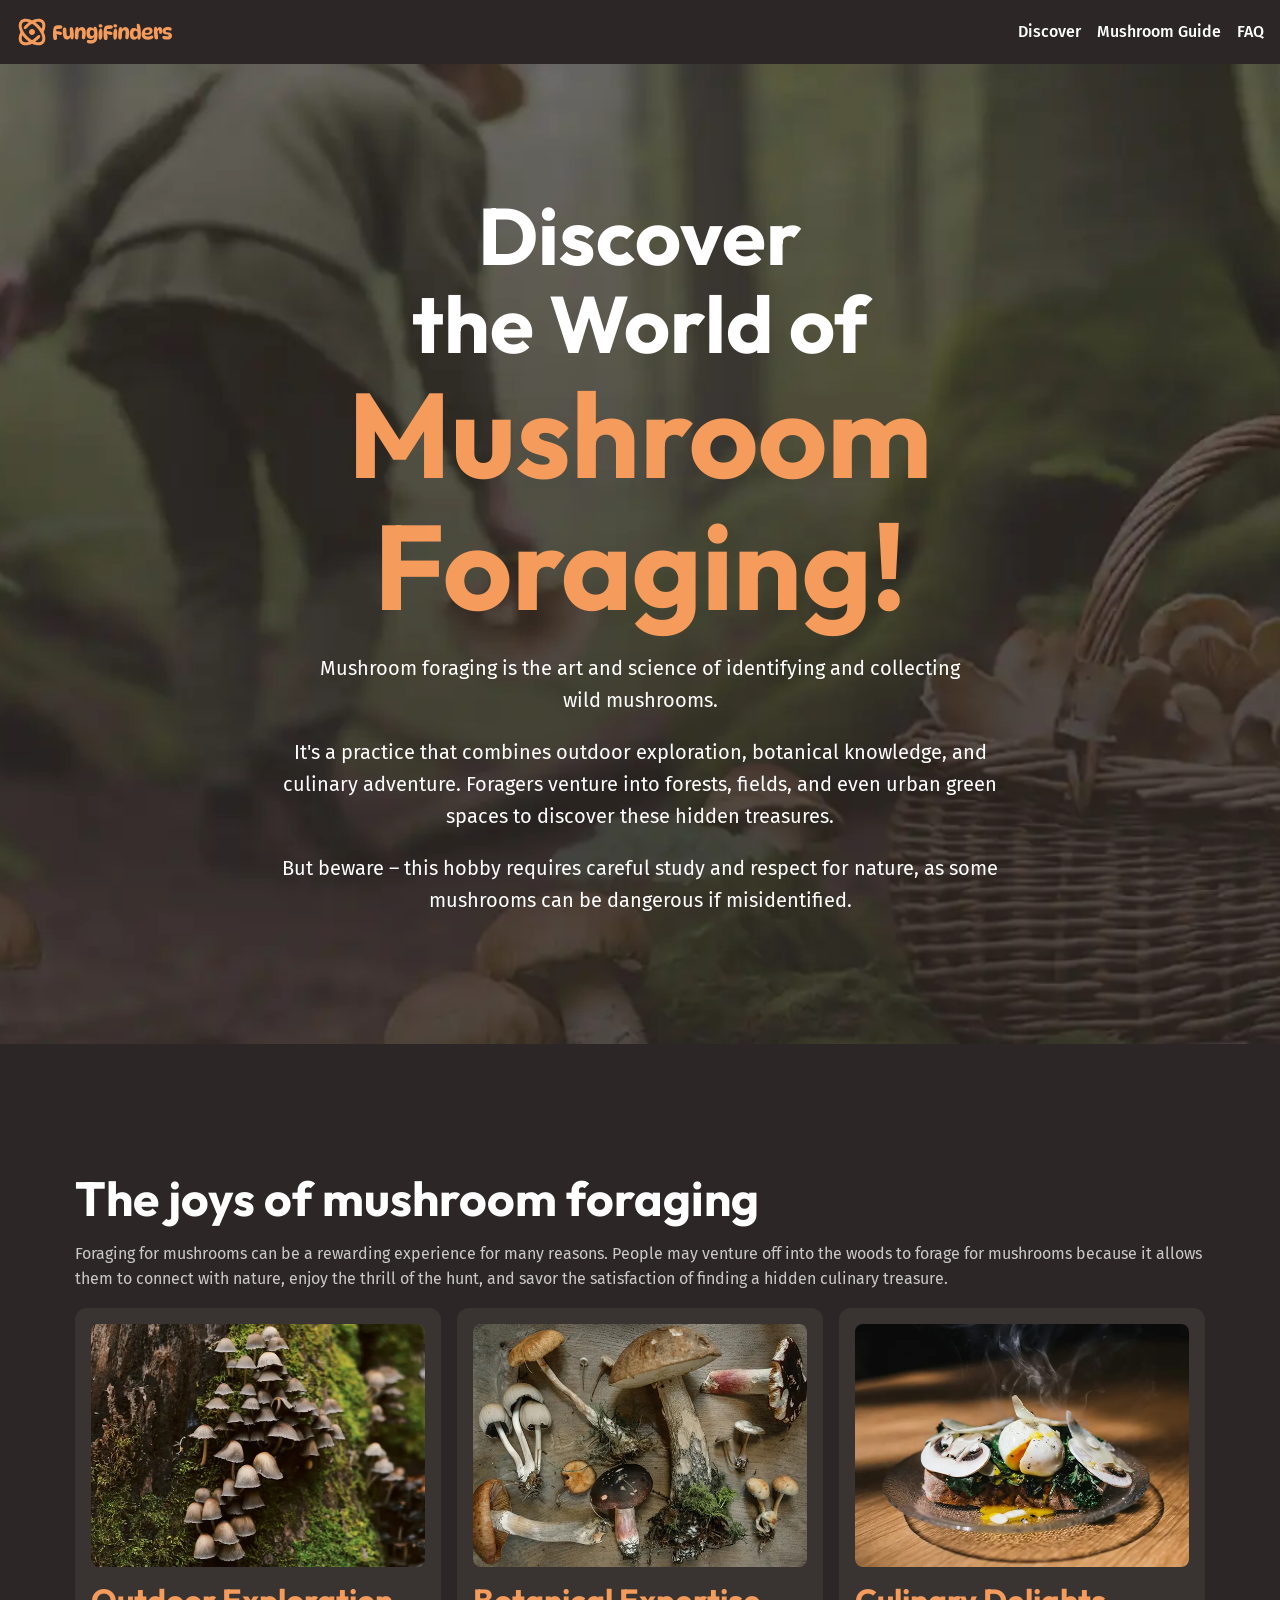
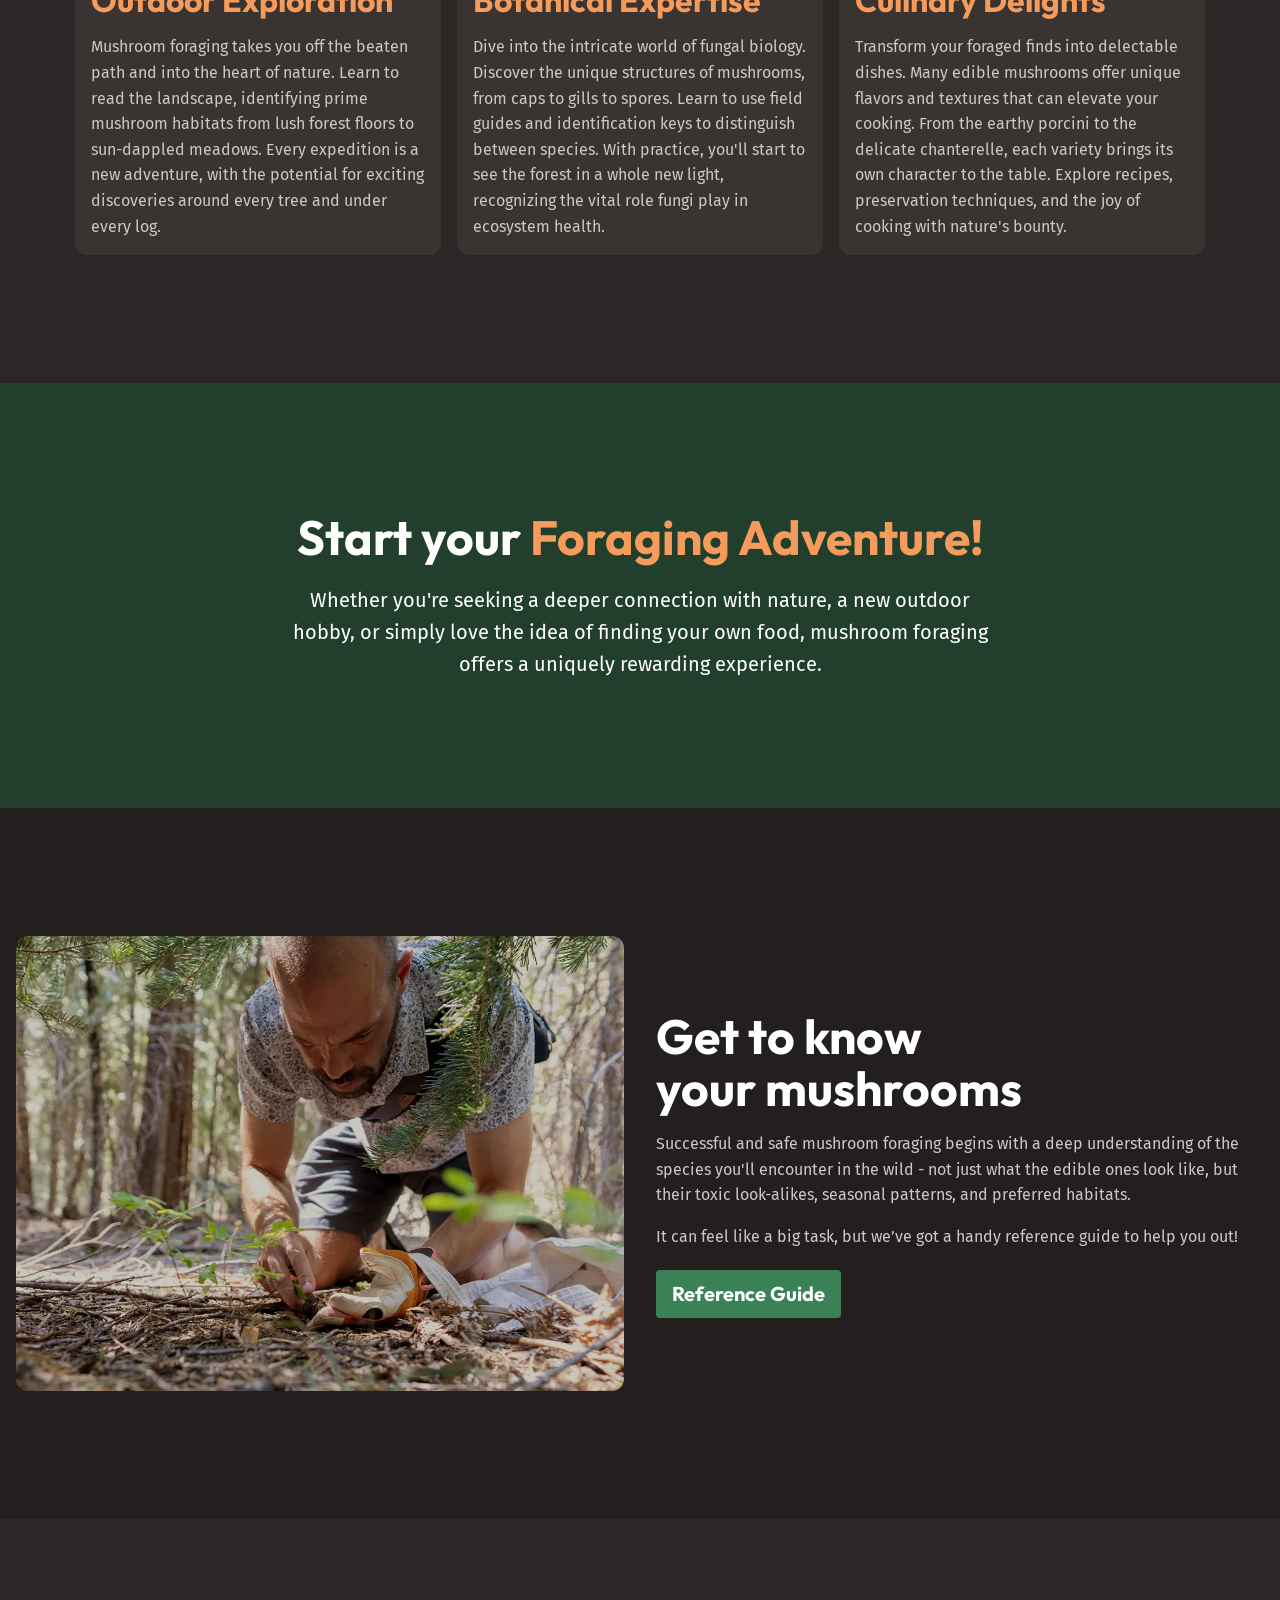
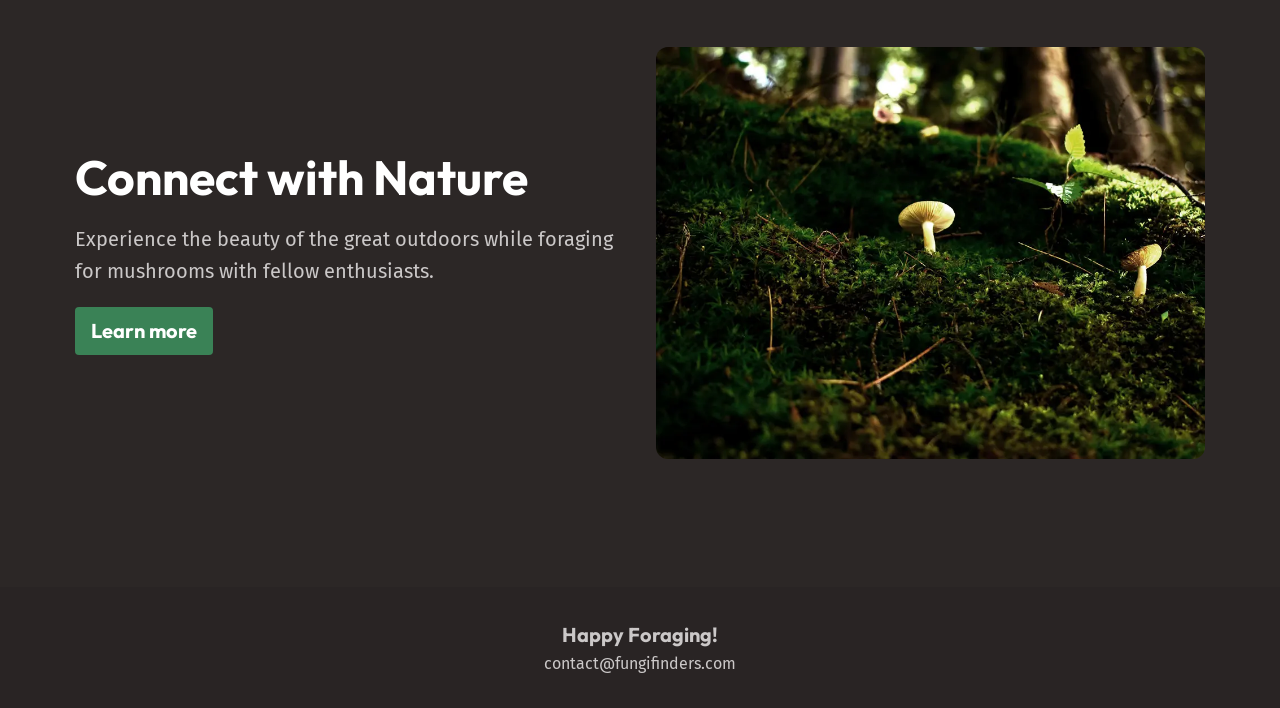
<file: index.html>
<!doctype html>
<html lang="en">
  <head>
    <meta charset="UTF-8" />
    <meta name="viewport" content="width=device-width, initial-scale=1.0" />
    <!-- Fonts: use preconnect and the Google Fonts stylesheet with display=swap -->
    <link rel="preconnect" href="https://fonts.googleapis.com" />
    <link rel="preconnect" href="https://fonts.gstatic.com" crossorigin />
    <link
      href="https://fonts.googleapis.com/css2?family=Fira+Sans:wght@400;700&family=Outfit:wght@100..900&display=swap"
      rel="stylesheet" />
    <link rel="stylesheet" href="style.css" />
    <title>Fungi Finders</title>
    <script src="main.js" defer></script>
  </head>
  <body>
    <a href="#main-content" class="skip-to-main">Skip to content</a>
    <header class="site-header">
      <div class="wrapper wrapper--wide">
        <div class="site-header__inner">
          <img src="/assets/fungi-finders.svg" alt="Fungi Finders" />
          <button aria-controls="primary-nav" aria-expanded="false">
            <span class="visually-hidden">Menu</span>
            <img src="/assets/hamburger.svg" alt="" />
          </button>
          <nav class="primary-navigation" id="primary-nav">
            <ul role="list">
              <li><a href="index.html">Discover</a></li>
              <li><a href="mashroom-guide.html">Mushroom Guide</a></li>
              <li><a href="mashroom-guide.html#faq">FAQ</a></li>
            </ul>
          </nav>
        </div>
      </div>
    </header>
    <main id="main-content">
      <section class="hero section flow" data-padding="compact">
        <div class="wrapper wrapper--narrow">
          <h1 class="hero__title">
            Discover the World of
            <span>Mushroom Foraging!</span>
          </h1>
        </div>
        <div class="wrapper wrapper--narrow flow">
          <p>
            Mushroom foraging is the art and science of identifying and
            collecting wild mushrooms.
          </p>
          <p>
            It's a practice that combines outdoor exploration, botanical
            knowledge, and culinary adventure. Foragers venture into forests,
            fields, and even urban green spaces to discover these hidden
            treasures.
          </p>
          <p>
            But beware – this hobby requires careful study and respect for
            nature, as some mushrooms can be dangerous if misidentified.
          </p>
        </div>
      </section>
      <section class="section">
        <div class="wrapper flow">
          <div class="flow">
            <h2 class="section-title">The joys of mushroom foraging</h2>
            <p>
              Foraging for mushrooms can be a rewarding experience for many
              reasons. People may venture off into the woods to forage for
              mushrooms because it allows them to connect with nature, enjoy the
              thrill of the hunt, and savor the satisfaction of finding a hidden
              culinary treasure.
            </p>
          </div>
          <!-- three columns of content -->
          <div class="equal-columns">
            <div class="card">
              <img
                src="/assets/outdoor-exploration.webp"
                alt="Outdoor Exploration" />
              <h3 class="card__title">Outdoor Exploration</h3>
              <p>
                Mushroom foraging takes you off the beaten path and into the
                heart of nature. Learn to read the landscape, identifying prime
                mushroom habitats from lush forest floors to sun-dappled
                meadows. Every expedition is a new adventure, with the potential
                for exciting discoveries around every tree and under every log.
              </p>
            </div>
            <div class="card">
              <img
                src="/assets/botanical-expertise.webp"
                alt="Botanical Expertise" />
              <h3 class="card__title">Botanical Expertise</h3>
              <p>
                Dive into the intricate world of fungal biology. Discover the
                unique structures of mushrooms, from caps to gills to spores.
                Learn to use field guides and identification keys to distinguish
                between species. With practice, you'll start to see the forest
                in a whole new light, recognizing the vital role fungi play in
                ecosystem health.
              </p>
            </div>
            <div class="card">
              <img
                src="/assets/culinary-delight.webp"
                alt="Culinary Delights" />
              <h3 class="card__title">Culinary Delights</h3>
              <p>
                Transform your foraged finds into delectable dishes. Many edible
                mushrooms offer unique flavors and textures that can elevate
                your cooking. From the earthy porcini to the delicate
                chanterelle, each variety brings its own character to the table.
                Explore recipes, preservation techniques, and the joy of cooking
                with nature's bounty.
              </p>
            </div>
          </div>
        </div>
      </section>
      <section
        class="section background-accent text-center"
        data-padding="compact">
        <div
          class="wrapper wrapper--narrow flow font-size-md text-high-contrast">
          <h2 class="section-title">
            Start your <span class="text-brand">Foraging Adventure!</span>
          </h2>
          <p>
            Whether you're seeking a deeper connection with nature, a new
            outdoor hobby, or simply love the idea of finding your own food,
            mushroom foraging offers a uniquely rewarding experience.
          </p>
        </div>
      </section>
      <section class="section background-extra-dark">
        <div class="wrapper wrapper--wide">
          <!-- two columns of content -->
          <div class="equal-columns" data-gap="large" data-alignment="centered">
            <div>
              <img
                src="/assets/get-to-know.webp"
                alt="Get to Know Your Mushrooms" />
            </div>
            <div class="flow">
              <h2 class="section-title">Get to know your mushrooms</h2>
              <p>
                Successful and safe mushroom foraging begins with a deep
                understanding of the species you'll encounter in the wild - not
                just what the edible ones look like, but their toxic
                look-alikes, seasonal patterns, and preferred habitats.
              </p>
              <p>
                It can feel like a big task, but we’ve got a handy reference
                guide to help you out!
              </p>
              <a class="button" href="">
                Reference Guide
                <span class="visually-hidden">
                  to learn more about identifying mushrooms safely
                </span>
              </a>
            </div>
          </div>
        </div>
      </section>
      <section class="section">
        <div class="wrapper">
          <!-- two columns of content -->
          <div class="equal-columns" data-gap="large" data-alignment="centered">
            <div class="flow font-size-md">
              <h2 class="section-title">Connect with Nature</h2>
              <p>
                Experience the beauty of the great outdoors while foraging for
                mushrooms with fellow enthusiasts.
              </p>

              <a href="#" class="button">
                Learn more
                <span class="visually-hidden">
                  about mushrooms with our helpful reference guide
                </span>
              </a>
            </div>
            <div class=""><img src="/assets/nature.webp" alt="Nature" /></div>
          </div>
        </div>
      </section>
    </main>
    <footer class="site-footer">
      <div class="wrapper">
        <p class="site-footer__title">Happy Foraging!</p>
        <a href="mailto:contact@fungifinders.com">contact@fungifinders.com</a>
      </div>
    </footer>
  </body>
</html>
</file>
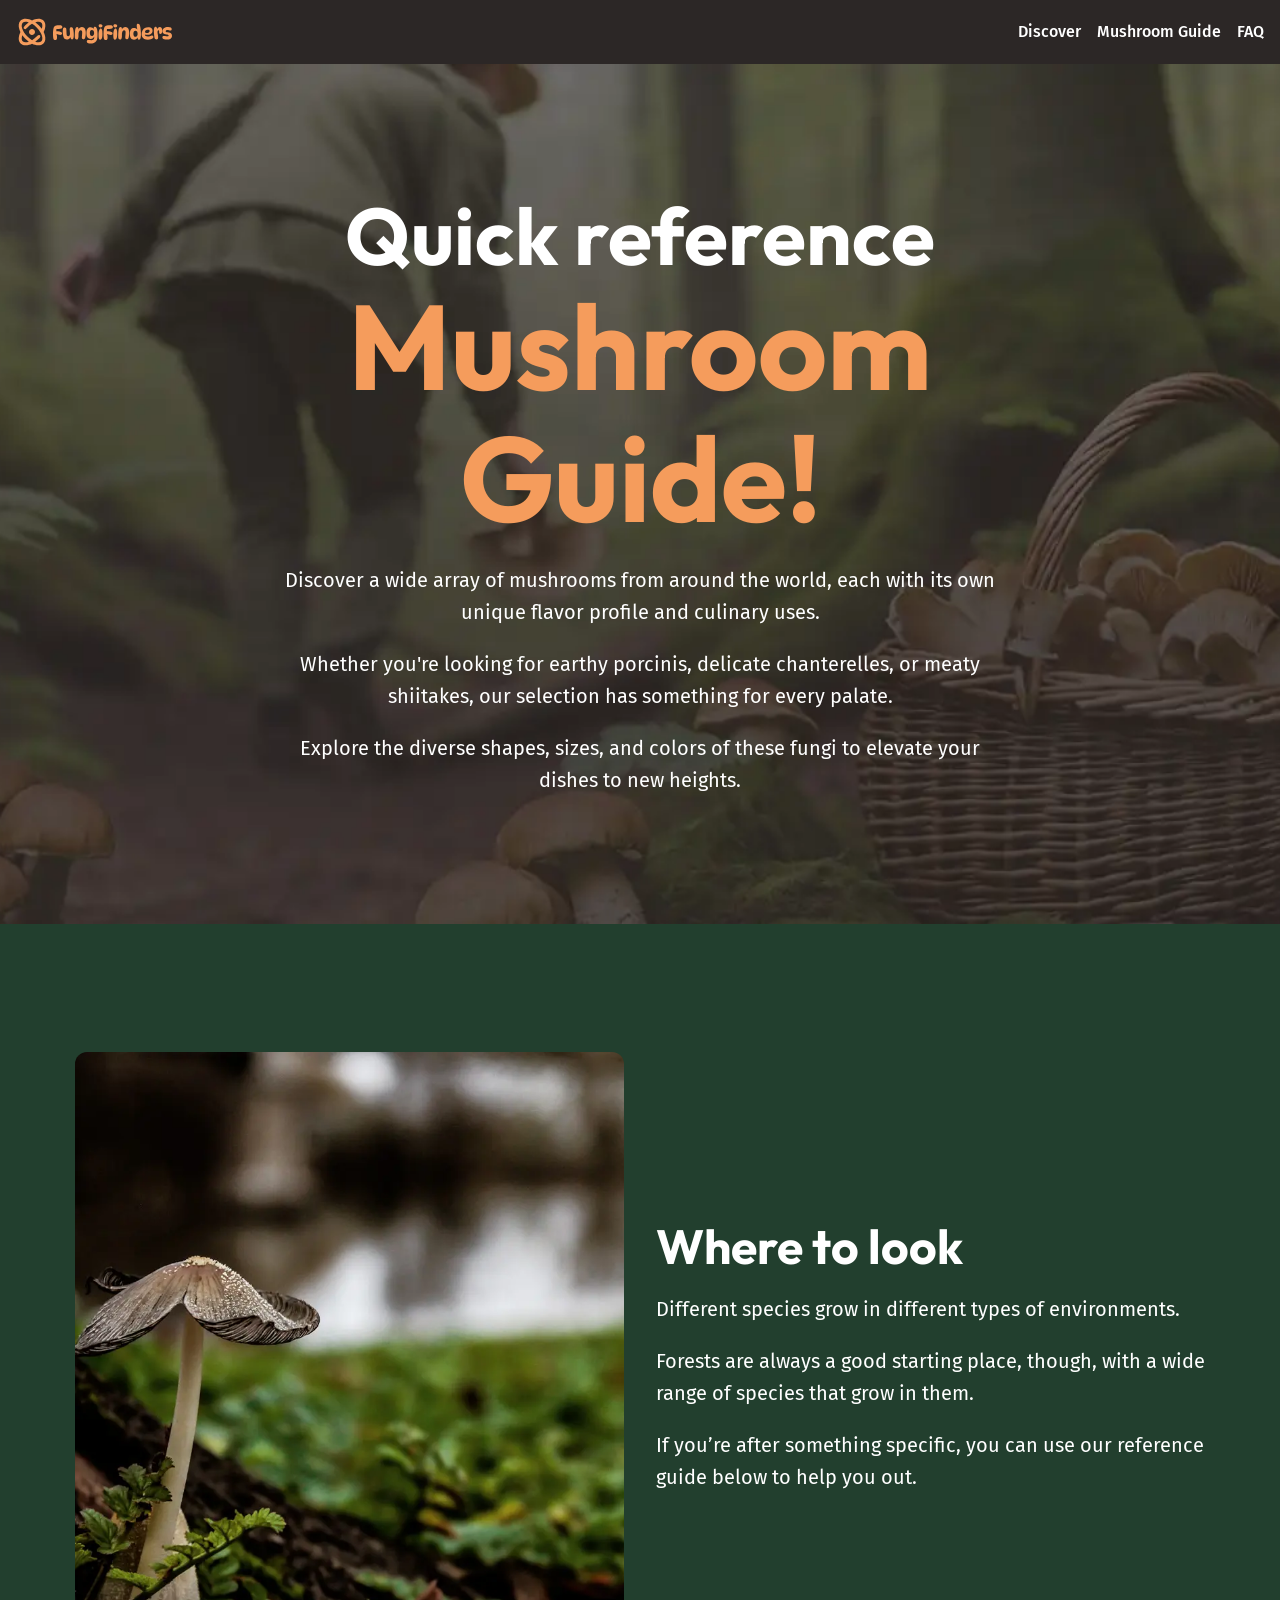
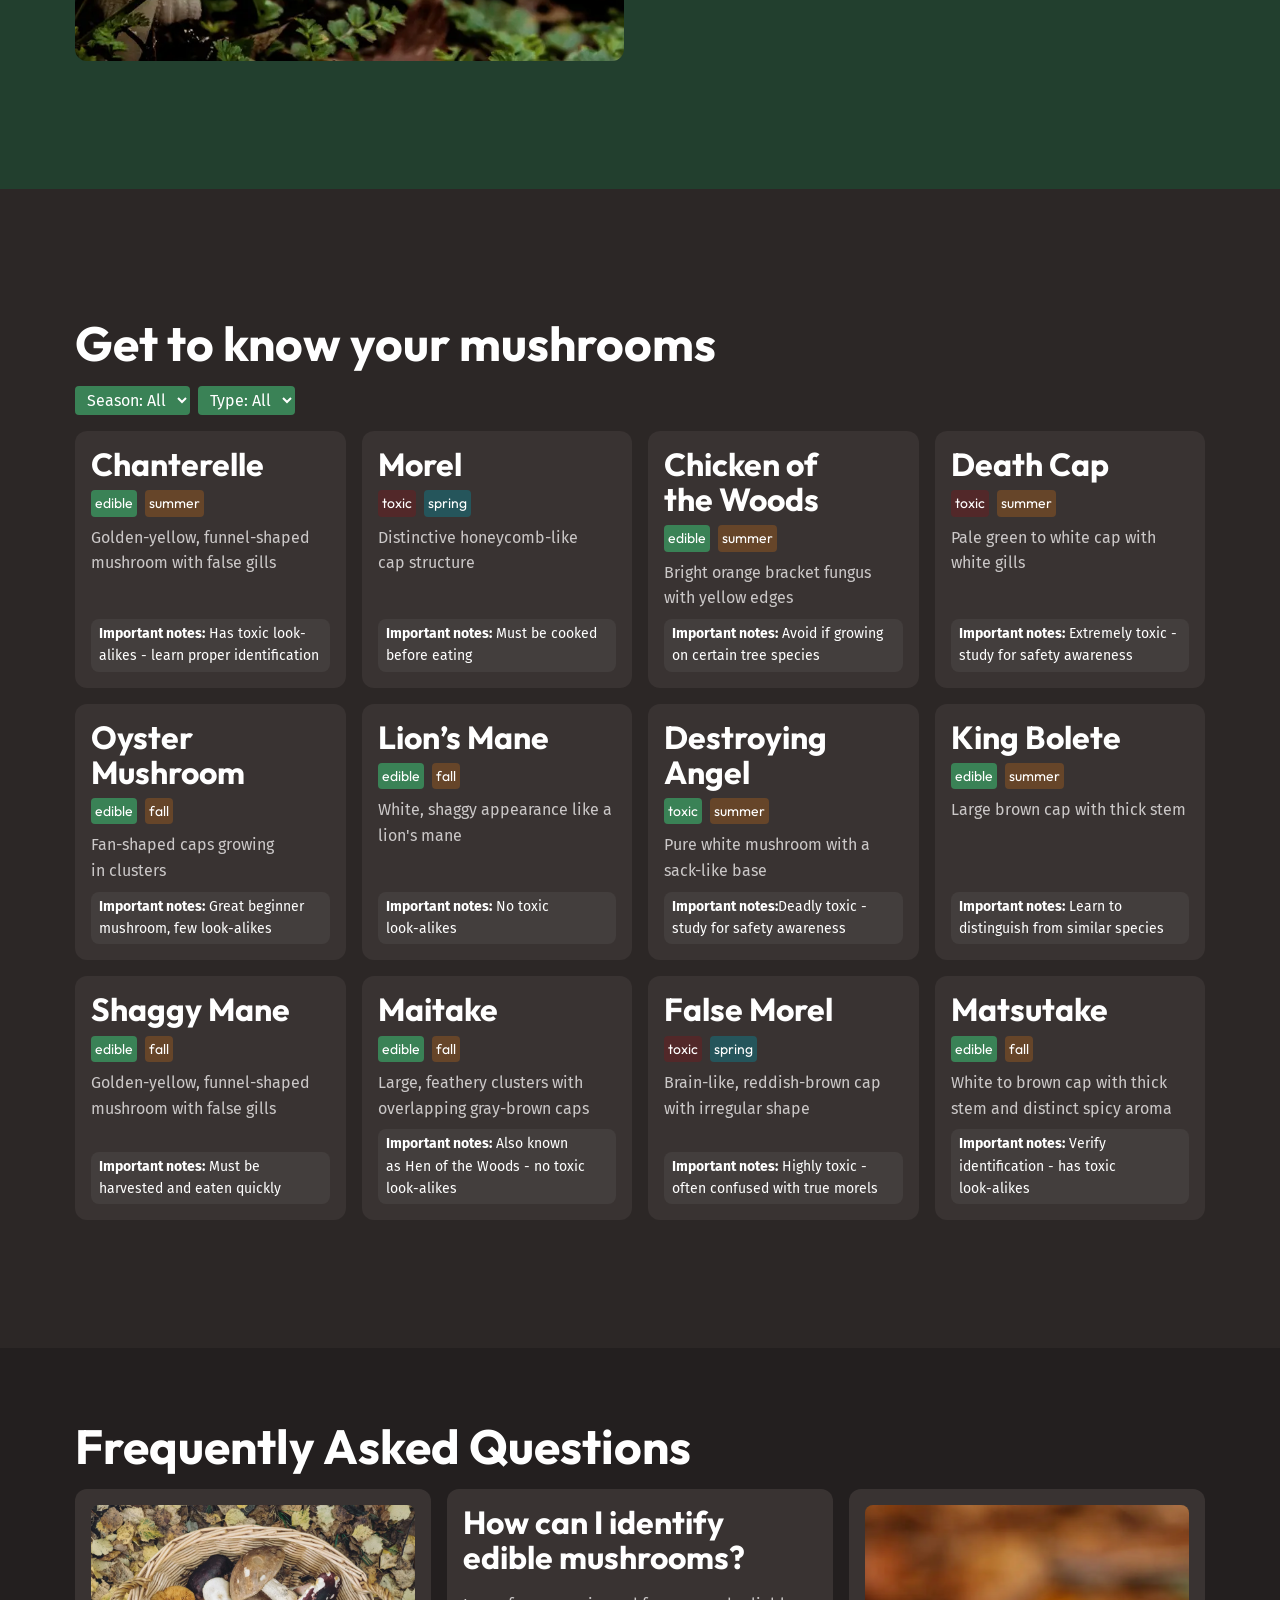
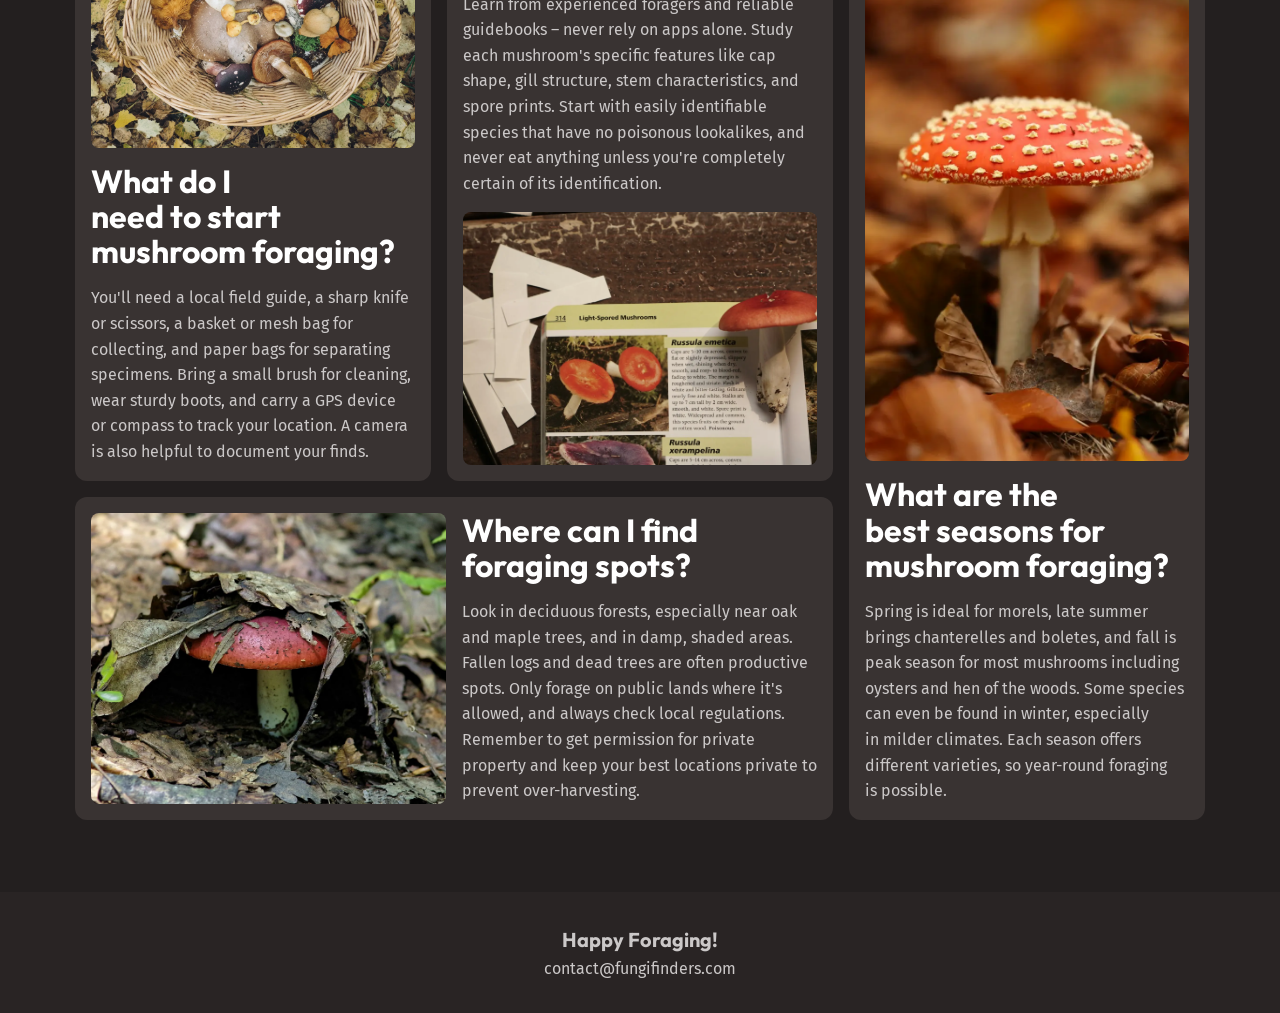
<file: mashroom-guide.html>
<!doctype html>
<html lang="en" class="no-js">
  <head>
    <meta charset="UTF-8" />
    <meta name="viewport" content="width=device-width, initial-scale=1.0" />
    <!-- Fonts: use preconnect and the Google Fonts stylesheet with display=swap -->
    <link rel="preconnect" href="https://fonts.googleapis.com" />
    <link rel="preconnect" href="https://fonts.gstatic.com" crossorigin />
    <link
      href="https://fonts.googleapis.com/css2?family=Fira+Sans:wght@400;700&family=Outfit:wght@100..900&display=swap"
      rel="stylesheet" />
    <link rel="stylesheet" href="style.css" />
    <title>Fungi Finders</title>
    <script src="main.js" defer></script>
    <script src="mushroom-filter.js" defer></script>
  </head>
  <body>
    <a href="#main-content" class="skip-to-main">Skip to content</a>
    <header class="site-header">
      <div class="wrapper wrapper--wide">
        <div class="site-header__inner">
          <img src="/assets/fungi-finders.svg" alt="Fungi Finders" />
          <button aria-controls="primary-nav" aria-expanded="false">
            <span class="visually-hidden">Menu</span>
            <img src="/assets/hamburger.svg" alt="" />
          </button>
          <nav class="primary-navigation" id="primary-nav">
            <ul role="list">
              <li><a href="index.html">Discover</a></li>
              <li><a href="mashroom-guide.html">Mushroom Guide</a></li>
              <li><a href="mashroom-guide.html#faq">FAQ</a></li>
            </ul>
          </nav>
        </div>
      </div>
    </header>
    <main id="main-content">
      <section class="hero section flow" data-padding="compact">
        <div class="wrapper wrapper--narrow">
          <h1 class="hero__title">
            Quick reference
            <span>Mushroom Guide!</span>
          </h1>
        </div>
        <div class="wrapper wrapper--narrow flow">
          <p>
            Discover a wide array of mushrooms from around the world, each with
            its own unique flavor profile and culinary uses.
          </p>
          <p>
            Whether you're looking for earthy porcinis, delicate chanterelles,
            or meaty shiitakes, our selection has something for every palate.
          </p>
          <p>
            Explore the diverse shapes, sizes, and colors of these fungi to
            elevate your dishes to new heights.
          </p>
        </div>
      </section>
      <section class="section background-accent">
        <div class="wrapper">
          <div class="equal-columns" data-alignment="centered" data-gap="large">
            <div class="">
              <img
                src="/assets/where-to-look.webp"
                alt="white mushroom with a large cap" />
            </div>
            <div class="flow font-size-md text-high-contrast">
              <h2 class="section-title">Where to look</h2>
              <p class="">
                Different species grow in different types of environments.
              </p>
              <p class="">
                Forests are always a good starting place, though, with a wide
                range of species that grow in them.
              </p>
              <p class="">
                If you’re after something specific, you can use our reference
                guide below to help you out.
              </p>
            </div>
          </div>
        </div>
      </section>
      <section class="mashroom-guide section">
        <div class="wrapper flow">
          <h2 class="section-title">Get to know your mushrooms</h2>
          <div class="flex-group">
            <select name="season" id="season-select">
              <option value="all">Season: All</option>
              <option value="spring">Spring</option>
              <option value="summer">Summer</option>
              <option value="fall">Fall</option>
            </select>
            <select name="type" id="type-select">
              <option value="all">Type: All</option>
              <option value="edible">Edible</option>
              <option value="toxic">Toxic</option>
            </select>
          </div>

          <!-- 12 mushroom cards -->
          <div class="grid-auto-fit">
            <div
              class="card"
              style="view-transition-name: mushroom-card-mushroom-1">
              <h3 class="card__title">Chanterelle</h3>
              <ul
                class="tag-list"
                role="list"
                aria-label="Mushroom characteristics">
                <li data-edible="edible">
                  <span class="visually-hidden">This mushroom is</span>
                  edible
                </li>
                <li data-season="summer">
                  <span class="visually-hidden"
                    >You can harvest this mushroom in the</span
                  >
                  summer
                </li>
              </ul>

              <p>Golden-yellow, funnel-shaped mushroom with false gills</p>
              <p class="card__note">
                <strong>Important notes:</strong> Has toxic look-alikes - learn
                proper identification
              </p>
            </div>
            <div
              class="card"
              style="view-transition-name: mushroom-card-mushroom-2">
              <h3 class="card__title">Morel</h3>
              <ul
                class="tag-list"
                role="list"
                aria-label="Mushroom characteristics">
                <li data-edible="toxic">
                  <span class="visually-hidden">This mushroom is</span>
                  toxic
                </li>
                <li data-season="spring">
                  <span class="visually-hidden"
                    >You can harvest this mushroom in the</span
                  >
                  spring
                </li>
              </ul>

              <p>Distinctive honeycomb-like cap structure</p>
              <p class="card__note">
                <strong>Important notes:</strong> Must be cooked before eating
              </p>
            </div>
            <div
              class="card"
              style="view-transition-name: mushroom-card-mushroom-3">
              <h3 class="card__title">Chicken of the Woods</h3>
              <ul
                class="tag-list"
                role="list"
                aria-label="Mushroom characteristics">
                <li data-edible="edible">
                  <span class="visually-hidden">This mushroom is</span>
                  edible
                </li>
                <li data-season="summer">
                  <span class="visually-hidden"
                    >You can harvest this mushroom in the</span
                  >
                  summer
                </li>
              </ul>

              <p>Bright orange bracket fungus with yellow edges</p>
              <p class="card__note">
                <strong>Important notes:</strong> Avoid if growing on certain
                tree species
              </p>
            </div>
            <div
              class="card"
              style="view-transition-name: mushroom-card-mushroom-4">
              <h3 class="card__title">Death Cap</h3>
              <ul
                class="tag-list"
                role="list"
                aria-label="Mushroom characteristics">
                <li data-edible="toxic">
                  <span class="visually-hidden">This mushroom is</span>
                  toxic
                </li>
                <li data-season="summer">
                  <span class="visually-hidden"
                    >You can harvest this mushroom in the</span
                  >
                  summer
                </li>
              </ul>

              <p>Pale green to white cap with white gills</p>
              <p class="card__note">
                <strong>Important notes:</strong> Extremely toxic - study for
                safety awareness
              </p>
            </div>
            <div
              class="card"
              style="view-transition-name: mushroom-card-mushroom-5">
              <h3 class="card__title">Oyster Mushroom</h3>
              <ul
                class="tag-list"
                role="list"
                aria-label="Mushroom characteristics">
                <li data-edible="edible">
                  <span class="visually-hidden">This mushroom is</span>
                  edible
                </li>
                <li data-season="fall">
                  <span class="visually-hidden"
                    >You can harvest this mushroom in the</span
                  >
                  fall
                </li>
              </ul>

              <p>Fan-shaped caps growing in clusters</p>
              <p class="card__note">
                <strong>Important notes:</strong> Great beginner mushroom, few
                look-alikes
              </p>
            </div>
            <div
              class="card"
              style="view-transition-name: mushroom-card-mushroom-6">
              <h3 class="card__title">Lion’s Mane</h3>
              <ul
                class="tag-list"
                role="list"
                aria-label="Mushroom characteristics">
                <li data-edible="edible">
                  <span class="visually-hidden">This mushroom is</span>
                  edible
                </li>
                <li data-season="fall">
                  <span class="visually-hidden"
                    >You can harvest this mushroom in the</span
                  >
                  fall
                </li>
              </ul>

              <p>White, shaggy appearance like a lion's mane</p>
              <p class="card__note">
                <strong>Important notes:</strong> No toxic look-alikes
              </p>
            </div>
            <div
              class="card"
              style="view-transition-name: mushroom-card-mushroom-7">
              <h3 class="card__title">Destroying Angel</h3>
              <ul
                class="tag-list"
                role="list"
                aria-label="Mushroom characteristics">
                <li data-edible="edible">
                  <span class="visually-hidden">This mushroom is</span>
                  toxic
                </li>
                <li data-season="summer">
                  <span class="visually-hidden"
                    >You can harvest this mushroom in the</span
                  >
                  summer
                </li>
              </ul>

              <p>Pure white mushroom with a sack-like base</p>
              <p class="card__note">
                <strong>Important notes:</strong>Deadly toxic - study for safety
                awareness
              </p>
            </div>
            <div
              class="card"
              style="view-transition-name: mushroom-card-mushroom-8">
              <h3 class="card__title">King Bolete</h3>
              <ul
                class="tag-list"
                role="list"
                aria-label="Mushroom characteristics">
                <li data-edible="edible">
                  <span class="visually-hidden">This mushroom is</span>
                  edible
                </li>
                <li data-season="summer">
                  <span class="visually-hidden"
                    >You can harvest this mushroom in the</span
                  >
                  summer
                </li>
              </ul>

              <p>Large brown cap with thick stem</p>
              <p class="card__note">
                <strong>Important notes:</strong> Learn to distinguish from
                similar species
              </p>
            </div>
            <div
              class="card"
              style="view-transition-name: mushroom-card-mushroom-9">
              <h3 class="card__title">Shaggy Mane</h3>
              <ul
                class="tag-list"
                role="list"
                aria-label="Mushroom characteristics">
                <li data-edible="edible">
                  <span class="visually-hidden">This mushroom is</span>
                  edible
                </li>
                <li data-season="fall">
                  <span class="visually-hidden"
                    >You can harvest this mushroom in the</span
                  >
                  fall
                </li>
              </ul>

              <p>Golden-yellow, funnel-shaped mushroom with false gills</p>
              <p class="card__note">
                <strong>Important notes:</strong> Must be harvested and eaten
                quickly
              </p>
            </div>
            <div
              class="card"
              style="view-transition-name: mushroom-card-mushroom-10">
              <h3 class="card__title">Maitake</h3>
              <ul
                class="tag-list"
                role="list"
                aria-label="Mushroom characteristics">
                <li data-edible="edible">
                  <span class="visually-hidden">This mushroom is</span>
                  edible
                </li>
                <li data-season="fall">
                  <span class="visually-hidden"
                    >You can harvest this mushroom in the</span
                  >
                  fall
                </li>
              </ul>

              <p>Large, feathery clusters with overlapping gray-brown caps</p>
              <p class="card__note">
                <strong>Important notes:</strong> Also known as Hen of the Woods
                - no toxic look-alikes
              </p>
            </div>
            <div
              class="card"
              style="view-transition-name: mushroom-card-mushroom-11">
              <h3 class="card__title">False Morel</h3>
              <ul
                class="tag-list"
                role="list"
                aria-label="Mushroom characteristics">
                <li data-edible="toxic">
                  <span class="visually-hidden">This mushroom is</span>
                  toxic
                </li>
                <li data-season="spring">
                  <span class="visually-hidden"
                    >You can harvest this mushroom in the</span
                  >
                  spring
                </li>
              </ul>

              <p>Brain-like, reddish-brown cap with irregular shape</p>
              <p class="card__note">
                <strong>Important notes:</strong> Highly toxic - often confused
                with true morels
              </p>
            </div>
            <div
              class="card"
              style="view-transition-name: mushroom-card-mushroom-12">
              <h3 class="card__title">Matsutake</h3>
              <ul
                class="tag-list"
                role="list"
                aria-label="Mushroom characteristics">
                <li data-edible="edible">
                  <span class="visually-hidden">This mushroom is</span>
                  edible
                </li>
                <li data-season="fall">
                  <span class="visually-hidden"
                    >You can harvest this mushroom in the</span
                  >
                  fall
                </li>
              </ul>

              <p>White to brown cap with thick stem and distinct spicy aroma</p>
              <p class="card__note">
                <strong>Important notes:</strong> Verify identification - has
                toxic look-alikes
              </p>
            </div>
          </div>
          <p
            id="no-results"
            class="text-center card__note"
            hidden
            role="status"
            aria-live="polite">
            No mushrooms match your filters.
          </p>
        </div>
      </section>
      <!-- faq -->
      <section class="background-extra-dark section section--padding-compact">
        <div class="wrapper flow" data-width="wide">
          <h2 id="faq" class="section-title">Frequently Asked Questions</h2>
          <div class="faq-bento-grid">
            <div class="card">
              <img
                src="/assets/start-foraging.webp"
                alt="a basket full of a viarity of wild mushrooms" />
              <h3 class="card__title">
                What do I need to start mushroom foraging?
              </h3>
              <p>
                You'll need a local field guide, a sharp knife or scissors, a
                basket or mesh bag for collecting, and paper bags for separating
                specimens. Bring a small brush for cleaning, wear sturdy boots,
                and carry a GPS device or compass to track your location. A
                camera is also helpful to document your finds.
              </p>
            </div>

            <div class="card">
              <img
                src="/assets/identify-mushrooms.webp"
                alt="A wild mushroom on top of a page in a mushroom identification book, giving detailed information about that mushroom" />
              <h3 class="card__title">How can I identify edible mushrooms?</h3>
              <p>
                Learn from experienced foragers and reliable guidebooks – never
                rely on apps alone. Study each mushroom's specific features like
                cap shape, gill structure, stem characteristics, and spore
                prints. Start with easily identifiable species that have no
                poisonous lookalikes, and never eat anything unless you're
                completely certain of its identification.
              </p>
            </div>

            <div class="card">
              <img
                src="/assets/best-seasons.webp"
                alt="A white stemmed mushroom, with a bright orange cap with white spots" />
              <h3 class="card__title">
                What are the best seasons for mushroom foraging?
              </h3>
              <p>
                Spring is ideal for morels, late summer brings chanterelles and
                boletes, and fall is peak season for most mushrooms including
                oysters and hen of the woods. Some species can even be found in
                winter, especially in milder climates. Each season offers
                different varieties, so year-round foraging is possible.
              </p>
            </div>

            <div class="card">
              <img
                src="/assets/where-to-find.webp"
                alt="A mushroom under a pile of leaves, with only one side of it visible" />
              <h3 class="card__title">Where can I find foraging spots?</h3>
              <p>
                Look in deciduous forests, especially near oak and maple trees,
                and in damp, shaded areas. Fallen logs and dead trees are often
                productive spots. Only forage on public lands where it's
                allowed, and always check local regulations. Remember to get
                permission for private property and keep your best locations
                private to prevent over-harvesting.
              </p>
            </div>
          </div>
        </div>
      </section>
    </main>
    <footer class="site-footer">
      <div class="wrapper">
        <p class="site-footer__title">Happy Foraging!</p>
        <a href="mailto:contact@fungifinders.com">contact@fungifinders.com</a>
      </div>
    </footer>
  </body>
</html>
</file>
<file: style.css>
/* 
  CSS Cascade Layers - defined in order of increasing specificity.
  Later layers override earlier layers when specificity is equal.
  Order (lowest to highest specificity): reset, base, layout, components, utilities
*/
@layer reset, base, layout, components, utilities;

@view-transition {
  navigation: auto;
}

@layer reset {
  *,
  *::before,
  *::after {
    box-sizing: border-box;
  }

  /* https://kilianvalkhof.com/2022/css-html/your-css-reset-needs-text-size-adjust-probably/ */
  html {
    -moz-text-size-adjust: none;
    -webkit-text-size-adjust: none;
    text-size-adjust: none;
  }

  @media (prefers-reduced-motion: no-preference) {
    html {
      scroll-behavior: smooth;
    }
  }

  body,
  h1,
  h2,
  h3,
  h4,
  p,
  figure,
  blockquote,
  dl,
  dd {
    margin: 0;
  }

  /* https://www.scottohara.me/blog/2019/01/12/lists-and-safari.html */
  [role='list'] {
    list-style: none;
    margin: 0;
    padding: 0;
  }

  body {
    min-block-size: 100vh; /*similar to min-height: 100vh;*/
    line-height: 1.6;
  }

  h1,
  h2,
  h3,
  button,
  input,
  label {
    line-height: 1.1;
  }

  h1,
  h2,
  h3,
  h4 {
    text-wrap: balance; /* balance the title for long words */
  }

  p,
  li {
    text-wrap: pretty; /* balance the text for long words */
  }

  img,
  picture {
    max-inline-size: 100%; /* max-width: 100%; */
    display: block;
  }

  input,
  button,
  textarea,
  select {
    font: inherit;
  }
}

@layer base {
  :root {
    /* Color Palette */
    --clr-white: hsl(0, 0%, 100%);

    --clr-gray-100: hsl(0, 2%, 79%);

    --clr-brand-400: hsl(25, 88%, 75%);
    --clr-brand-500: hsl(25, 88%, 66%);

    --clr-green-400: hsl(143, 19%, 49%);
    --clr-green-500: hsl(143, 38%, 37%);
    --clr-green-600: hsl(145, 29%, 19%);

    --clr-brown-500: hsl(10, 5%, 25%);
    --clr-brown-600: hsl(9, 7%, 21%);
    --clr-brown-700: hsl(9, 8%, 16%);
    --clr-brown-800: hsl(0, 6%, 15%);
    --clr-brown-900: hsl(0, 6%, 13%);

    --clr-orange-500: hsl(28, 43%, 28%);

    --clr-red-500: hsl(359, 34%, 24%);

    --clr-teal-500: hsl(186, 42%, 25%);

    /* Typography */
    --ff-heading: 'Outfit', sans-serif;
    --ff-body: 'Fira Sans', sans-serif;

    --fs-300: 0.875rem;
    --fs-400: 1rem;
    --fs-500: 1.125rem;
    --fs-600: 1.25rem;
    --fs-700: 1.5rem;
    --fs-800: 2rem;
    --fs-900: 3.75rem;
    --fs-1000: 3.75rem;

    @media (width > 760px) {
      --fs-300: 0.875rem;
      --fs-400: 1rem;
      --fs-500: 1.25rem;
      --fs-600: 1.5rem;
      --fs-700: 2rem;
      --fs-800: 3rem;
      --fs-900: 5rem;
      --fs-1000: 7.5rem;
    }
  }

  /* a semantic "layer" of custom properties */
  :root {
    /* text color */
    --text-main: var(--clr-gray-100);
    --text-high-contrast: var(--clr-white);
    --text-brand: var(--clr-brand-500);
    --text-brand-light: var(--clr-brand-400);

    /* background */
    --background-accent-light: var(--clr-green-400);
    --background-accent-main: var(--clr-green-500);
    --background-accent-dark: var(--clr-green-600);

    --background-extra-light: var(--clr-brown-500);
    --background-light: var(--clr-brown-600);
    --background-main: var(--clr-brown-700);
    --background-dark: var(--clr-brown-800);
    --background-extra-dark: var(--clr-brown-900);

    /* font-size-heading */
    --font-size-heading-sm: var(--fs-700);
    --font-size-heading-regular: var(--fs-800);
    --font-size-heading-lg: var(--fs-900);
    --font-size-heading-xl: var(--fs-1000);

    /* font-size for body and paragraph */
    --font-size-sm: var(--fs-300);
    --font-size-regular: var(--fs-400);
    --font-size-md: var(--fs-500);
    --font-size-lg: var(--fs-600);

    /* border-radius */
    --border-radius-1: 0.25rem;
    --border-radius-2: 0.5rem;
    --border-radius-3: 0.75rem;
  }

  html {
    font-family: var(--ff-body);
    line-height: 1.6;
  }

  body {
    font-size: var(--font-size-regular);
    color: var(--text-main);
    background-color: var(--background-main);
  }

  h1,
  h2,
  h3,
  h4 {
    font-family: var(--ff-heading);
    font-weight: 700;
    color: var(--text-high-contrast);
  }

  a {
    color: var(--text-high-contrast);
  }

  a:hover,
  a:focus-visible {
    color: var(--text-brand-light);
  }

  img {
    border-radius: var(--border-radius-3);
  }
}

@layer layout {
  /* select all elements in the flow class except the first one */
  .flow > * + * {
    margin-block-start: var(--flow-space, 1em);
  }
  .flex-group {
    display: flex;
    gap: 0.5rem;
    flex-wrap: wrap;
  }

  .grid-flow {
    display: grid;
    gap: var(--grid-gap, 1rem);
  }
  .equal-columns {
    display: grid;
    gap: var(--equal-columns-gap, 1rem);
    align-items: var(--column-layout-alignment, stretch);

    @media (width > 760px) {
      grid-auto-flow: column;
      grid-auto-columns: 1fr;
    }

    &[data-gap='large'] {
      --equal-columns-gap: 2rem;
    }
    &[data-alignment='centered'] {
      --column-layout-alignment: center;
    }
  }
  .section {
    padding-block: 3.75rem;

    @media (min-width: 760px) {
      padding-block: 8rem;

      &.section--padding-compact {
        padding-block: 4.5rem;
      }
    }
  }

  .wrapper {
    --wrapper-max-width: 1130px;
    --wrapper-padding: 1rem;
    max-width: var(--wrapper-max-width);
    margin-inline: auto;
    padding-inline: var(--wrapper-padding);

    box-sizing: content-box;
  }

  .wrapper--narrow {
    --wrapper-max-width: 720px;
  }

  .wrapper--wide {
    --wrapper-max-width: 1330px;
  }

  .grid-auto-fit {
    --auto-fit-min-col-size: 250px;
    display: grid;
    gap: var(--grid-gap, 1rem);
    grid-template-columns: repeat(
      auto-fit,
      minmax(min(var(--auto-fit-min-col-size, 100%)), 1fr)
    );
  }
}

@layer components {
  .skip-to-main {
    background: var(--clr-green-500);
    font-size: var(--font-size-sm);
    padding: 0.5rem;
    position: absolute;
    top: 1rem;
    left: 1rem;
    border-radius: var(--border-radius-3);
    color: var(--clr-white);
  }

  .skip-to-main:not(:focus) {
    clip: rect(0 0 0 0);
    clip-path: inset(50%);
    height: 1px;
    overflow: hidden;
    position: absolute;
    white-space: nowrap;
    width: 1px;
  }
  .site-header {
    padding-block: 1rem;
  }
  .site-header__inner {
    display: flex;
    flex-wrap: wrap;
    gap: 0.5rem 1rem;
    align-items: center;
    justify-content: space-between;
  }

  [aria-controls='primary-nav'] {
    z-index: 100;
    background: transparent;
    border: none;
    cursor: pointer;

    img {
      border-radius: 0;
    }

    @media (width > 720px) {
      display: none;
    }
  }

  .primary-navigation {
    opacity: 0;
    transform: translateY(-0.75rem);
    animation: nav-fade-in 0.65s ease-out 0.2s forwards;

    ul {
      display: flex;
      gap: 0.5rem 1rem;
    }

    a {
      position: relative;
      text-decoration: none;
      color: var(--text-high-contrast);
      font-weight: 500;
      transition:
        color 0.28s ease,
        transform 0.28s ease;
    }

    a::after {
      content: '';
      position: absolute;
      inset-inline: 0;
      bottom: -0.25rem;
      height: 2px;
      background: var(--text-brand);
      transform: scaleX(0);
      transform-origin: left center;
      transition:
        transform 0.28s ease,
        opacity 0.28s ease;
      opacity: 0;
    }

    a:hover,
    a:focus-visible {
      color: var(--text-brand-light);
      transform: translateY(-0.1rem);
    }

    a:hover::after,
    a:focus-visible::after {
      transform: scaleX(1);
      opacity: 1;
    }

    @media (width < 720px) {
      display: none;
      position: absolute;
      z-index: 10;
      top: 0;
      right: 0;
      background-color: var(--background-accent-main);
      padding: 2rem;
      font-size: var(--font-size-lg);
      font-weight: 700;
      font-family: var(--ff-heading);
      border-radius: 0 0 0 var(--border-radius-3);
      ul {
        flex-direction: column;
        gap: 0;
      }
      li:not(:first-child) {
        border-top: 2px solid var(--background-accent-light);
        margin-block-start: 1.5rem;
        padding-block-start: 1.5rem;
      }
      [aria-expanded='true'] + & {
        display: block;
      }
    }
  }

  @keyframes nav-fade-in {
    from {
      opacity: 0;
      transform: translateY(-1rem);
    }
    to {
      opacity: 1;
      transform: translateY(0);
    }
  }

  .hero {
    text-align: center;
    background-image: url(/assets/hero.webp);
    background-size: cover;
    font-size: var(--font-size-md);
    color: var(--text-high-contrast);
    background-position: center;
  }

  .hero__title {
    font-size: var(--font-size-heading-lg);

    > span {
      display: block;
      font-size: var(--font-size-heading-xl);
      color: var(--text-brand);
    }
  }

  .mashroom-guide {
    --card-title-font-size: var(--font-size-heading-sm);
    --card-title-color: var(--text-high-contrast);
    --card-gap: 0.5rem;
  }

  .faq-bento-grid {
    --card-title-color: var(--text-high-contrast);
    display: grid;
    gap: 1rem;
    grid-template-areas:
      'card-one'
      'card-two'
      'card-three'
      'card-four';

    @media (width > 600px) {
      grid-template-areas:
        'card-one card-two'
        'card-three card-four';

      .card:nth-child(even) > img {
        order: 3;
      }
    }

    @media (width > 900px) {
      grid-template-areas:
        'card-one card-two card-three'
        'card-four card-four card-three';
    }

    .card > img {
      height: 100%;
      object-fit: cover;
    }

    .card:nth-child(1) {
      grid-area: card-one;
    }
    .card:nth-child(2) {
      grid-area: card-two;
    }
    .card:nth-child(3) {
      grid-area: card-three;
    }
    .card:nth-child(4) {
      grid-area: card-four;

      @media (width > 900px) {
        display: grid;
        gap: 1rem;
        grid-template-columns: 1fr 1fr;

        img {
          grid-column: 1/2;
          grid-row: 1/3;
        }
      }
    }
  }

  .card {
    display: flex;
    flex-direction: column;
    gap: var(--card-gap, 1rem);
    padding: 1rem;
    background-color: var(--background-light);
    border-radius: var(--border-radius-3);

    img {
      border-radius: var(--border-radius-2);
    }
  }

  .card__title {
    color: var(--card-title-color, var(--text-brand));
    font-size: var(--card-title-font-size, var(--font-size-heading-sm));
  }

  .card__note {
    background-color: var(--background-extra-light);
    padding: 0.25rem 0.5rem;
    font-size: var(--font-size-sm);
    border-radius: var(--border-radius-2);
    color: var(--text-high-contrast);
    margin-block-start: auto;
  }

  .button {
    display: inline-flex;
    cursor: pointer;
    font-family: var(--ff-heading);
    font-weight: 700;
    font-size: var(--font-size-md);
    text-decoration: none;
    background-color: var(--background-accent-main);
    padding: 0.5rem 1rem;
    border-radius: var(--border-radius-1);
    transition: all 0.3s ease;
  }

  .button:hover,
  .button:focus-visible {
    background: var(--background-accent-light);
    color: var(--text-high-contrast);
  }

  select {
    background-color: var(--background-accent-main);
    color: var(--text-high-contrast);
    padding: 0.25rem 0.5rem;
    border: 0;
    border-radius: var(--border-radius-1);
  }

  .tag-list {
    display: flex;
    gap: 0.5rem;
    flex-wrap: wrap;

    li {
      background-color: var(--tag-bg, var(--clr-red-500));
      padding: 0.125rem 0.25rem;
      font-family: var(--ff-heading);
      font-size: var(--tag-font-size, var(--font-size-sm));
      color: var(--tag-color, var(--text-high-contrast));
      border-radius: var(--tag-border-radius, var(--border-radius-1));
    }
    [data-edible='edible'] {
      --tag-bg: var(--background-accent-main);
    }
    [data-edible='toxic'] {
      --tag-bg: var(--clr-red-500);
    }
    [data-season='summer'] {
      --tag-bg: var(--clr-orange-500);
    }
    [data-season='spring'] {
      --tag-bg: var(--clr-teal-500);
    }
    [data-season='fall'] {
      --tag-bg: var(--clr-orange-500);
    }
  }

  .site-footer {
    background-color: var(--background-dark);
    padding-block: 2rem;
    text-align: center;

    /* either use .grid-flow and change the --grid-flow-spacing, or do this */
    display: grid;
    gap: 2rem;

    a {
      text-decoration: none;
      color: var(--text-main);

      &:hover,
      &:focus-visible {
        color: var(--text-brand-light);
      }
    }
  }

  .site-footer__title {
    font-size: var(--font-size-md);
    font-family: var(--ff-heading);
    font-weight: 700;
  }
}

@layer utilities {
  .visually-hidden {
    clip: rect(0 0 0 0);
    clip-path: inset(50%);
    height: 1px;
    overflow: hidden;
    position: absolute;
    white-space: nowrap;
    width: 1px;
  }

  [hidden] {
    display: none;
  }
  .text-center {
    text-align: center;
  }
  .text-brand {
    color: var(--text-brand);
  }
  .text-high-contrast {
    color: var(--text-high-contrast);
  }

  .section-title {
    font-size: var(--font-size-heading-regular);
  }

  .background-base {
    background-color: var(--background-base);
  }
  .background-light {
    background-color: var(--background-light);
  }
  .background-extra-light {
    background-color: var(--background-extra-light);
  }
  .background-dark {
    background-color: var(--background-dark);
  }
  .background-extra-dark {
    background-color: var(--background-extra-dark);
  }

  .background-accent {
    background-color: var(--background-accent-dark);
  }

  .font-size-sm {
    font-size: var(--font-size-sm);
  }
  .font-size-regular {
    font-size: var(--font-size-regular);
  }
  .font-size-md {
    font-size: var(--font-size-md);
  }
  .font-size-lg {
    font-size: var(--font-size-lg);
  }
}

/* CSS-only fallback when JavaScript is unavailable.
   Uses modern selectors (:has) to hide non-matching cards based on the selected <option>.
   This lives in the `utilities` layer so it applies as a last-resort fallback when `.no-js` is present on <html>.
*/
.no-js
  .mashroom-guide:has(#season-select option[value='spring']:checked)
  .card:not(:has([data-season='spring'])),
.no-js
  .mashroom-guide:has(#season-select option[value='summer']:checked)
  .card:not(:has([data-season='summer'])),
.no-js
  .mashroom-guide:has(#season-select option[value='fall']:checked)
  .card:not(:has([data-season='fall'])) {
  display: none;
}

.no-js
  .mashroom-guide:has(#type-select option[value='edible']:checked)
  .card:not(:has([data-edible='edible'])),
.no-js
  .mashroom-guide:has(#type-select option[value='toxic']:checked)
  .card:not(:has([data-edible='toxic'])) {
  display: none;
}

/* Removed automatic showing of #no-results in no-js mode.
  It's not reliable with CSS-only filtering (can't detect when all cards
  are hidden). Let JS toggle the message when available.
*/
.no-js #no-results {
  display: none;
}
</file>
